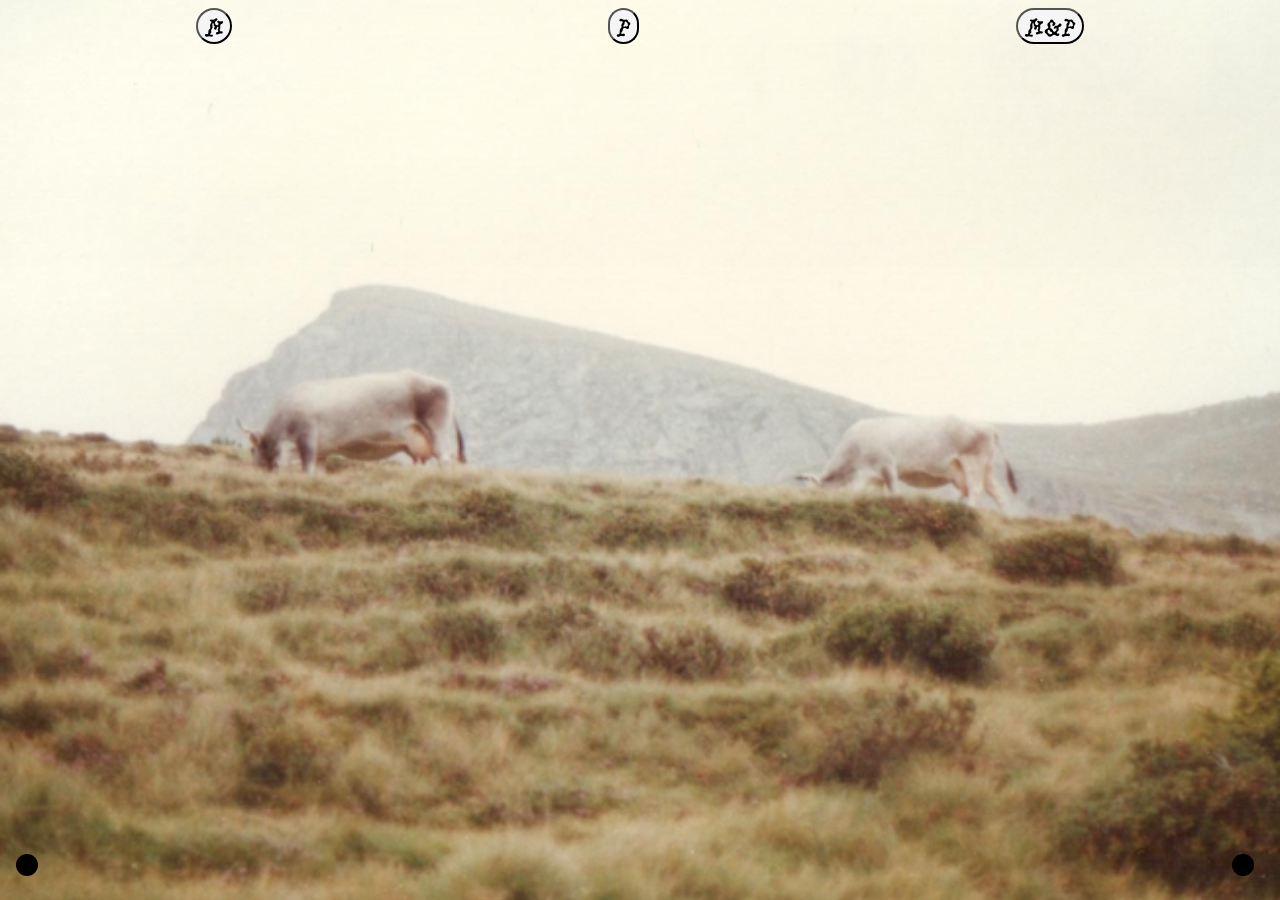
<file: entry10/index.html>
<!DOCTYPE html>

<html lang="en">
    <head>
    <meta charset="utf-8">
    <meta name="viewport" content="width=device-width, initial-scale=1">
  <link rel="stylesheet" type="text/css" href="Entry10.css">
  <link rel="icon" type="image/png" href="homeimages/favicon.png">
<link rel="apple-touch-icon" href="homeimages/favicon.png">
  <title>Does Your House Have Lions?</title>
    </head>
<div class="buttons">
  <button class="m">M</button>
  <button class="p">P</button>
  <button class="mp">M&P</button>
</div>

    <div class="mom">
        <img src="images/mom.png" alt="">
        <img src="images/mom2.png" alt="">
        <img src="images/mom3.png" alt="">
        <img src="images/mom4.png" alt="">
        <img src="images/mom5.png" alt="">
        <img src="images/img6.png" alt="">

    </div>

    <div class="dad">
        <img src="images/dad.png" alt="">
        <img src="images/dad2.png" alt="">
        <img src="images/dad3.png" alt="">
        <img src="images/dad4.png" alt="">
        <img src="images/dad6.png" alt="">
        <img src="images/dad7.png" alt="">
    </div>

    <div class="momdad">
        <img src="images/momdad3.png" alt="">
        <img src="images/momdad4.png" alt="">
        <img src="images/momdad5.png" alt="">
    </div>








        <script src="ten.js" type="text/javascript"></script>
    </body>
    <footer>
      <div class="footer">
       <a href="../entry_9/index.html"><img class="svg" src="../homeimages/footeroop.svg" alt="" height="22" width="22"></a>
        <a href="../index.html"><img class="svg" src="../homeimages/footeroop.svg" height="22"  width="22"></a>
      </div>
  </footer>
      
</html>
</file>
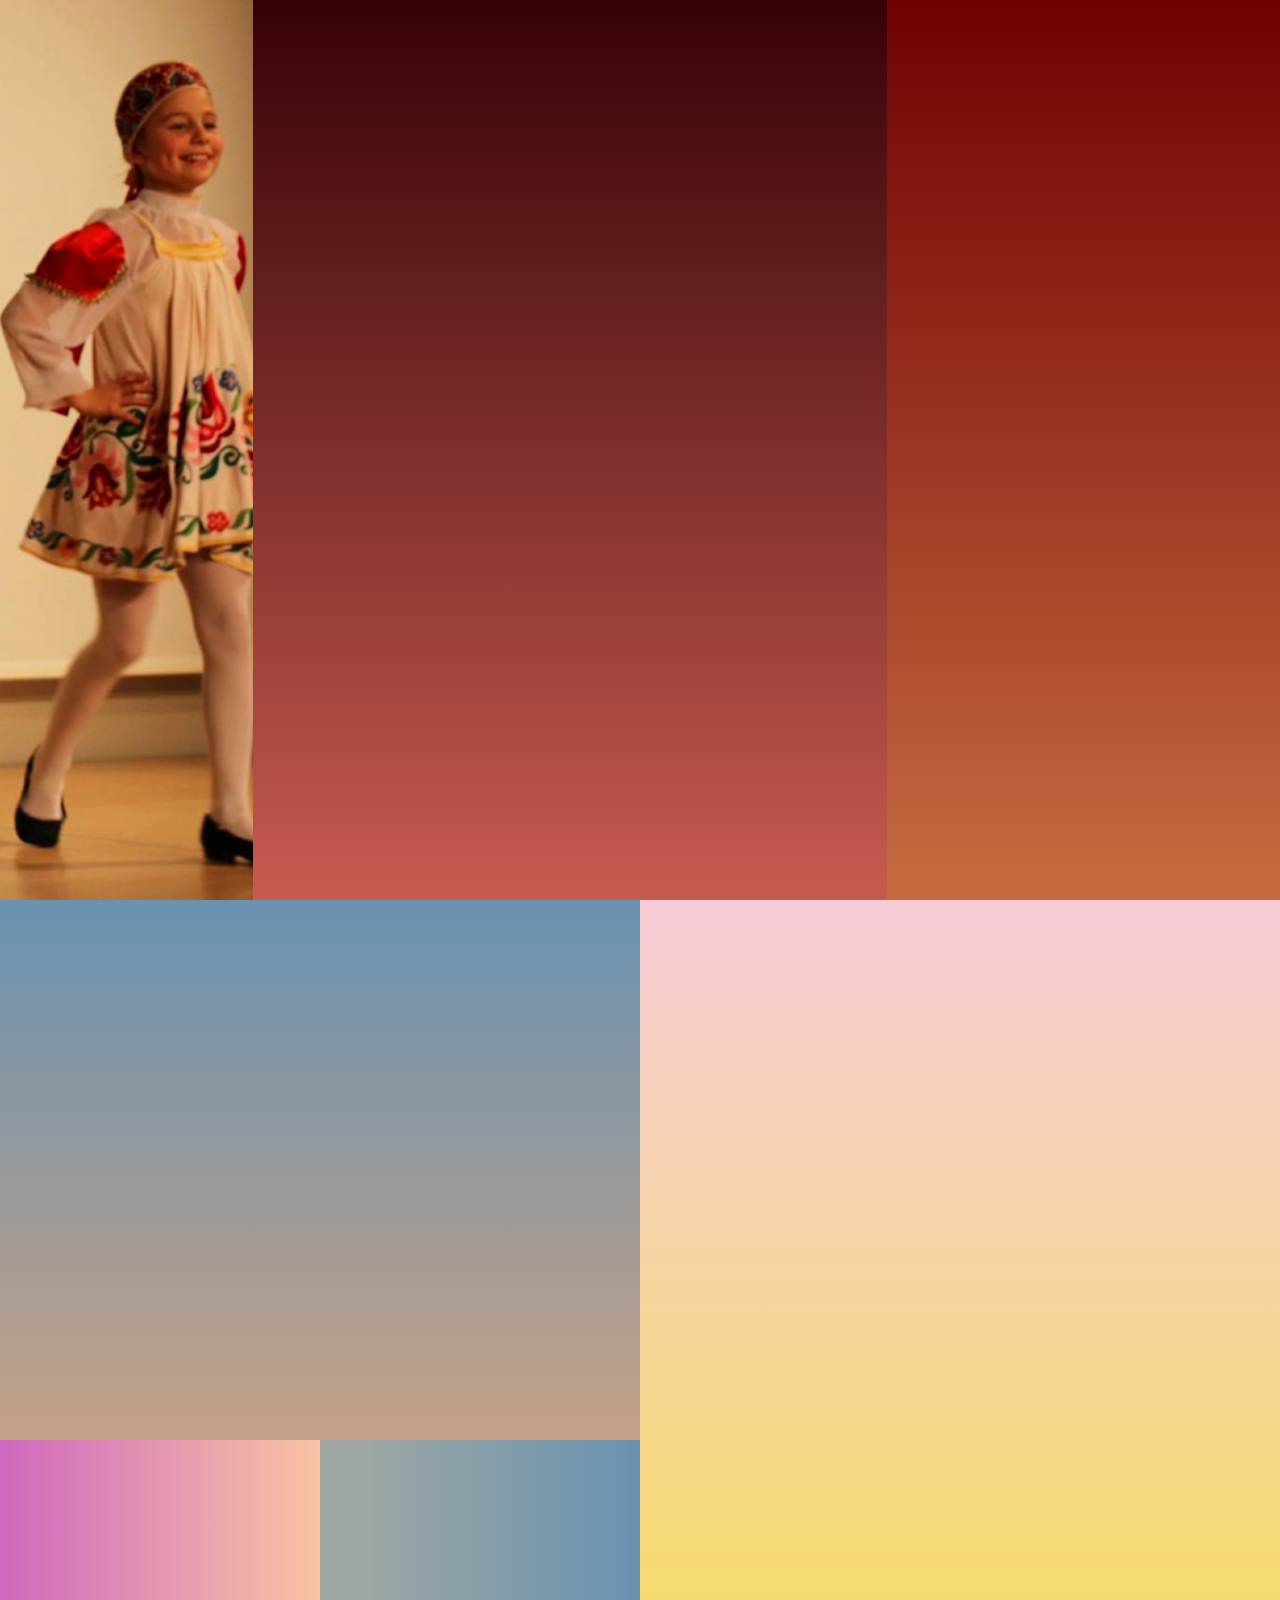
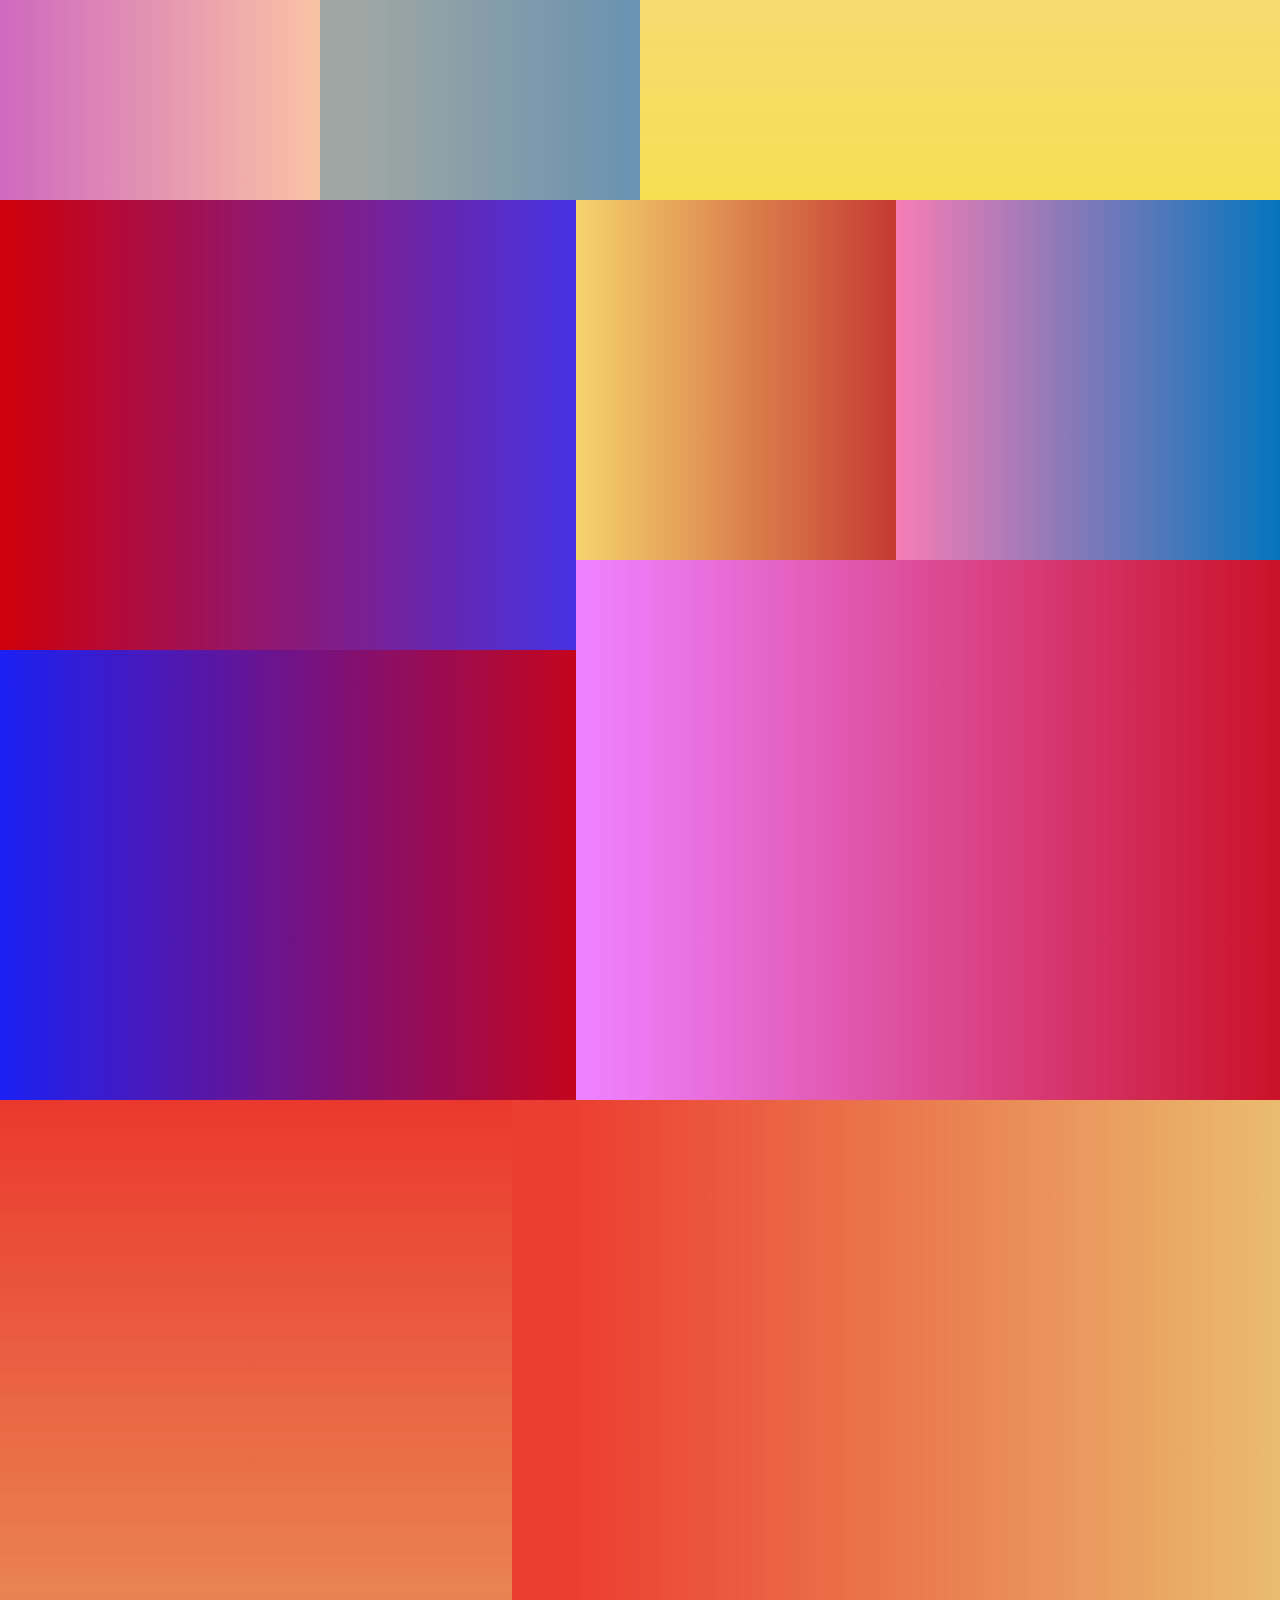
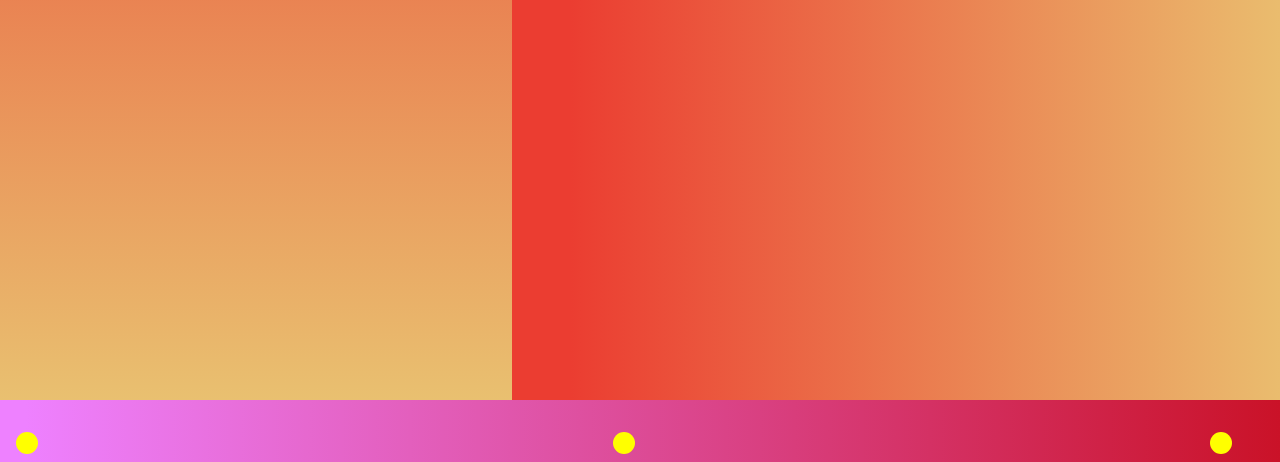
<file: entry_4/index.html>
<!DOCTYPE html>
<html lang="en">
<html>
    <head>
    <meta charset="utf-8">
    <meta name="viewport" content="width=device-width, initial-scale=1">
  <link rel="stylesheet" type="text/css" href="Entry4.css">
  <link rel="icon" type="image/png" href="homeimages/favicon.png">
  <link rel="apple-touch-icon" href="homeimages/favicon.png">
  <title>Does Your House Have Lions?</title>
    </head>

    <body>
      
        <div class="block1">
          <div class="imageone"></div>
          <div class="imagetwo"></div>
          <div class="imagethree"></div>
        </div>

        <div class="rec1"></div>
        <div class="rec2"></div>

        <div class="layer1"></div>
        <div class="layer2"></div>

        <div class="block2">
          <div class="imagefour"></div>
          <div class="imagefive"></div>
          <div class="imagesix"></div>
          <div class="imageseven"></div>
        </div>

        <div class="block3">
          <div class="imageeight"></div>
          <div class="imagenine"></div>
          <div class="imageten"></div>
          <div class="imageeleven"></div>
          <div class="imagetwelve"></div>
       </div>

       <div class="block4">
          <div class="imagethirteen"></div>
          <div class="imagefourteen"></div>
       </div>
    </body>

    <footer>
      <div class="footer">
        <a href="../entry_3/index.html">
          <svg width="22" height="22" viewBox="0 0 64 64" fill="none" xmlns="http://www.w3.org/2000/svg">
            <circle id="Ellipse 2" cx="32" cy="32" r="32" fill="yellow"/>
            </svg>
        </a>
       <a href="../index.html"><svg width="22" height="22" viewBox="0 0 64 64" fill="none" xmlns="http://www.w3.org/2000/svg">
        <circle id="Ellipse 2" cx="32" cy="32" r="32" fill="yellow"/>
        </svg></a>
        <a href="../entry_5/index.html">
          <svg width="22" height="22" viewBox="0 0 64 64" fill="none" xmlns="http://www.w3.org/2000/svg">
            <circle id="Ellipse 2" cx="32" cy="32" r="32" fill="yellow"/>
            </svg>
        </a>
      </div>
    </footer>
    
</html>
</file>
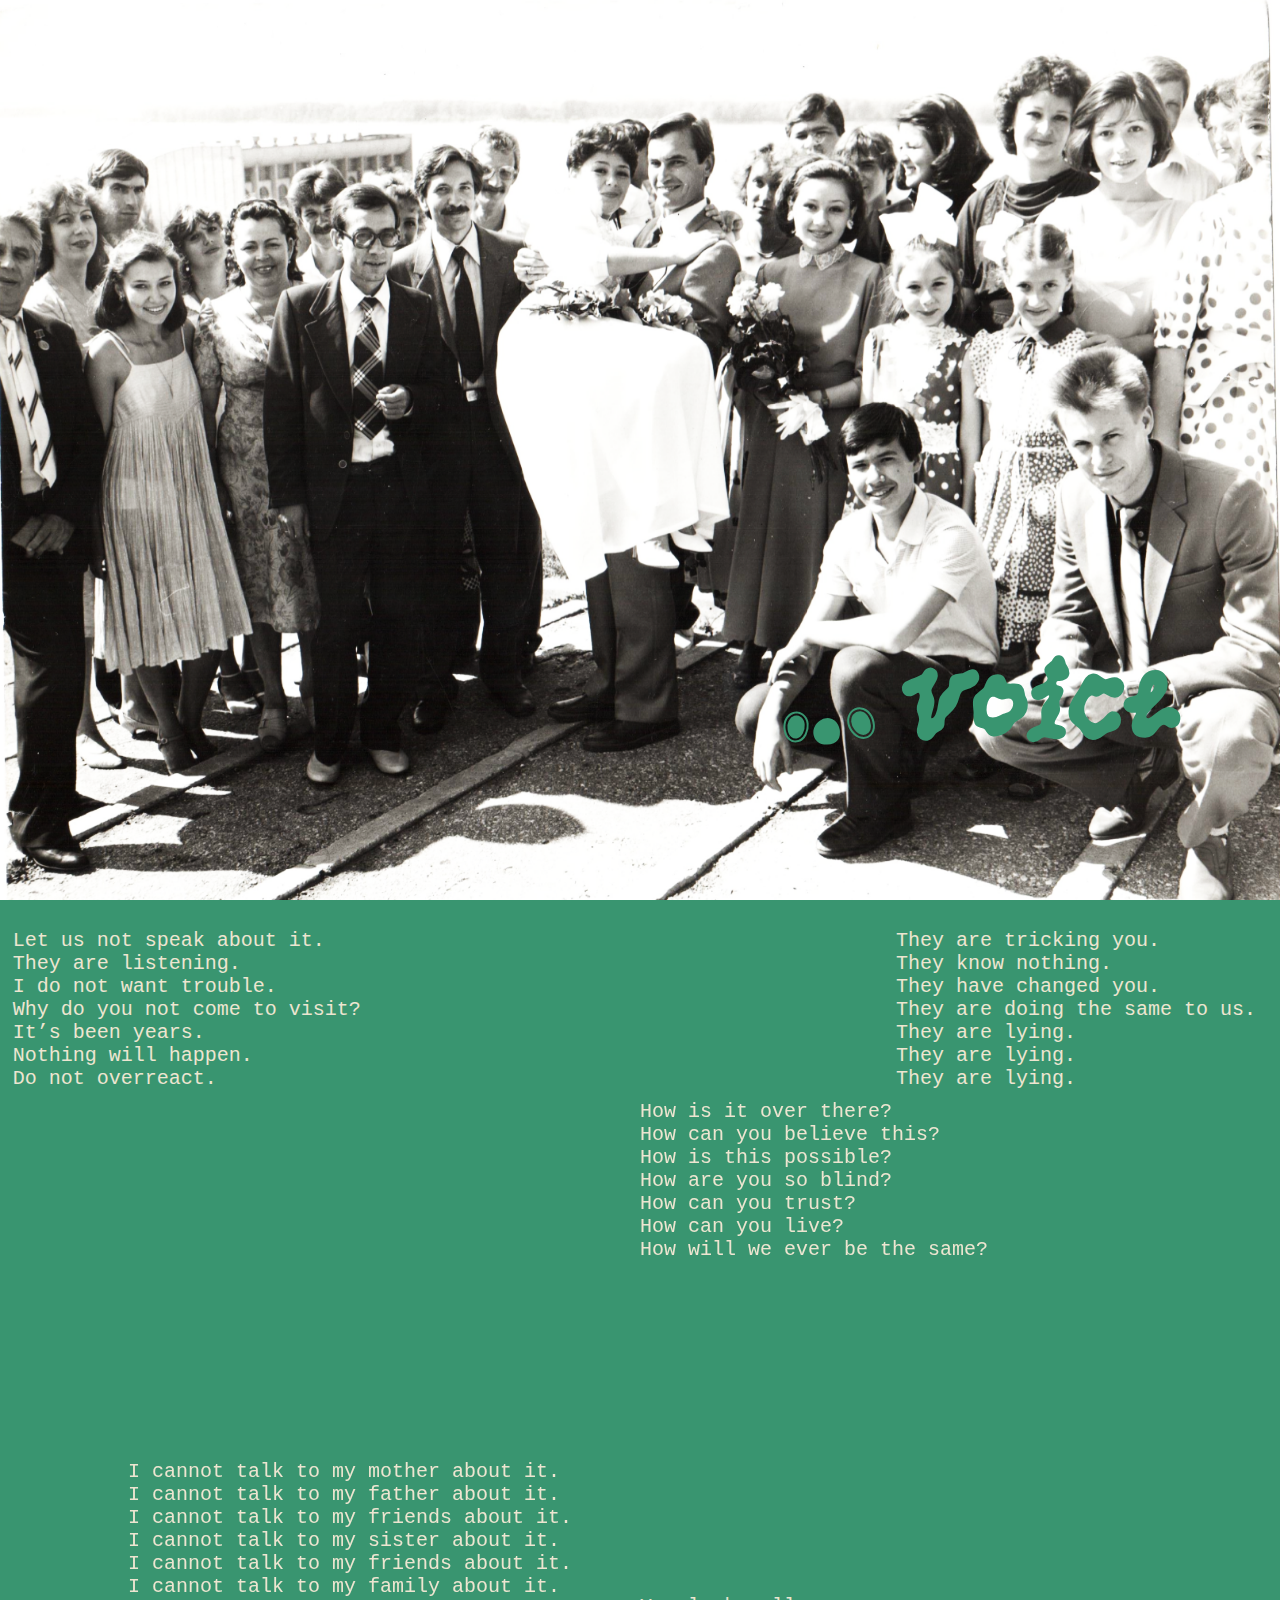
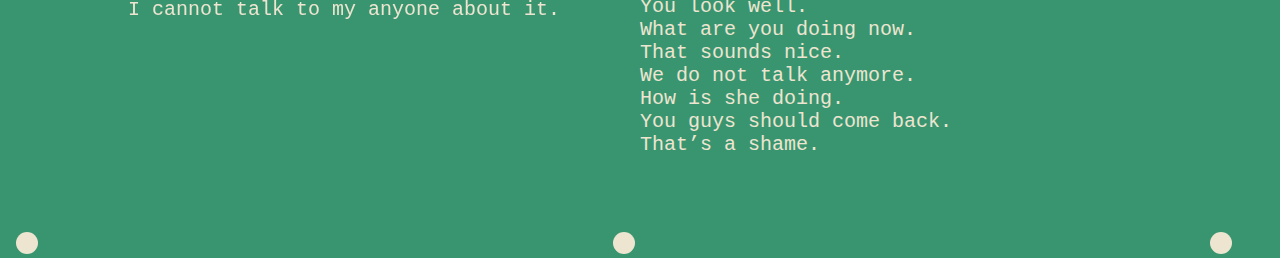
<file: entry_5/index.html>
<!DOCTYPE html>

<html lang="en">
    <head>
    <meta charset="utf-8">
    <meta name="viewport" content="width=device-width, initial-scale=1">
  <link rel="stylesheet" type="text/css" href="Entry5.css">
  <link rel="icon" type="image/png" href="homeimages/favicon.png">
<link rel="apple-touch-icon" href="homeimages/favicon.png">
  <title>Does Your House Have Lions?</title>
    </head>

    <body>
       
        <img class="imagetwo" src="images/2.png" alt="">


        <div class="undefinedvoice">
            <h1>... voice</h1>
            <img class="imageone" src="images/1.png" alt="">
        </div>

        <div class="voice">
            <div class="momtext">
                <p>How is it over there?<br>
                How can you believe this?<br>
                How is this possible?<br>
                How are you so blind?<br>
                How can you trust?<br>
                How can you live?<br>
                How will we ever be the same?</p>
            </div>

            <div class="dadtext">
                <p>Let us not speak about it.<br>
                    They are listening. <br>
                    I do not want trouble. <br>
                    Why do you not come to visit?<br>
                    It’s been years.<br>
                    Nothing will happen.<br>
                    Do not overreact. <br></p>
            </div>


            <div class="cousintext">
                <p>
                    I cannot talk to my mother about it.<br>
                    I cannot talk to my father about it.<br>
                    I cannot talk to my friends about it.<br>
                    I cannot talk to my sister about it.<br>
                    I cannot talk to my friends about it.<br>
                    I cannot talk to my family about it.<br>
                    I cannot talk to my anyone about it.<br>
                </p>
            </div>

            <div class="unclesvoice">
                <p>
                    They are tricking you.<br>
                    They know nothing. <br>
                    They have changed you. <br>
                    They are doing the same to us.<br>
                    They are lying.<br>
                    They are lying.<br>
                    They are lying. <br>
                </p>
            </div>

            <div class="auntsvoice">
                <p>    
                You look well.<br>
                What are you doing now.<br>
                That sounds nice. <br>
                We do not talk anymore.<br>
                How is she doing. <br>
                You guys should come back. <br>
                That’s a shame. <br>
                </p>
            </div>
           

        </div>
       
            
    </body>
    <footer>
        <div class="footer">
          <a href="../entry_4/index.html">
            <svg width="22" height="22" viewBox="0 0 64 64" fill="none" xmlns="http://www.w3.org/2000/svg">
              <circle id="Ellipse 2" cx="32" cy="32" r="32" fill="#ede5d0"/>
              </svg>
          </a>
         <a href="../index.html"><svg width="22" height="22" viewBox="0 0 64 64" fill="none" xmlns="http://www.w3.org/2000/svg">
          <circle id="Ellipse 2" cx="32" cy="32" r="32" fill="#ede5d0"/>
          </svg></a>
          <a href="../entry_6/index.html">
            <svg width="22" height="22" viewBox="0 0 64 64" fill="none" xmlns="http://www.w3.org/2000/svg">
              <circle id="Ellipse 2" cx="32" cy="32" r="32" fill="#ede5d0"/>
              </svg>
          </a>
        </div>
      </footer>
      
</html>
</file>
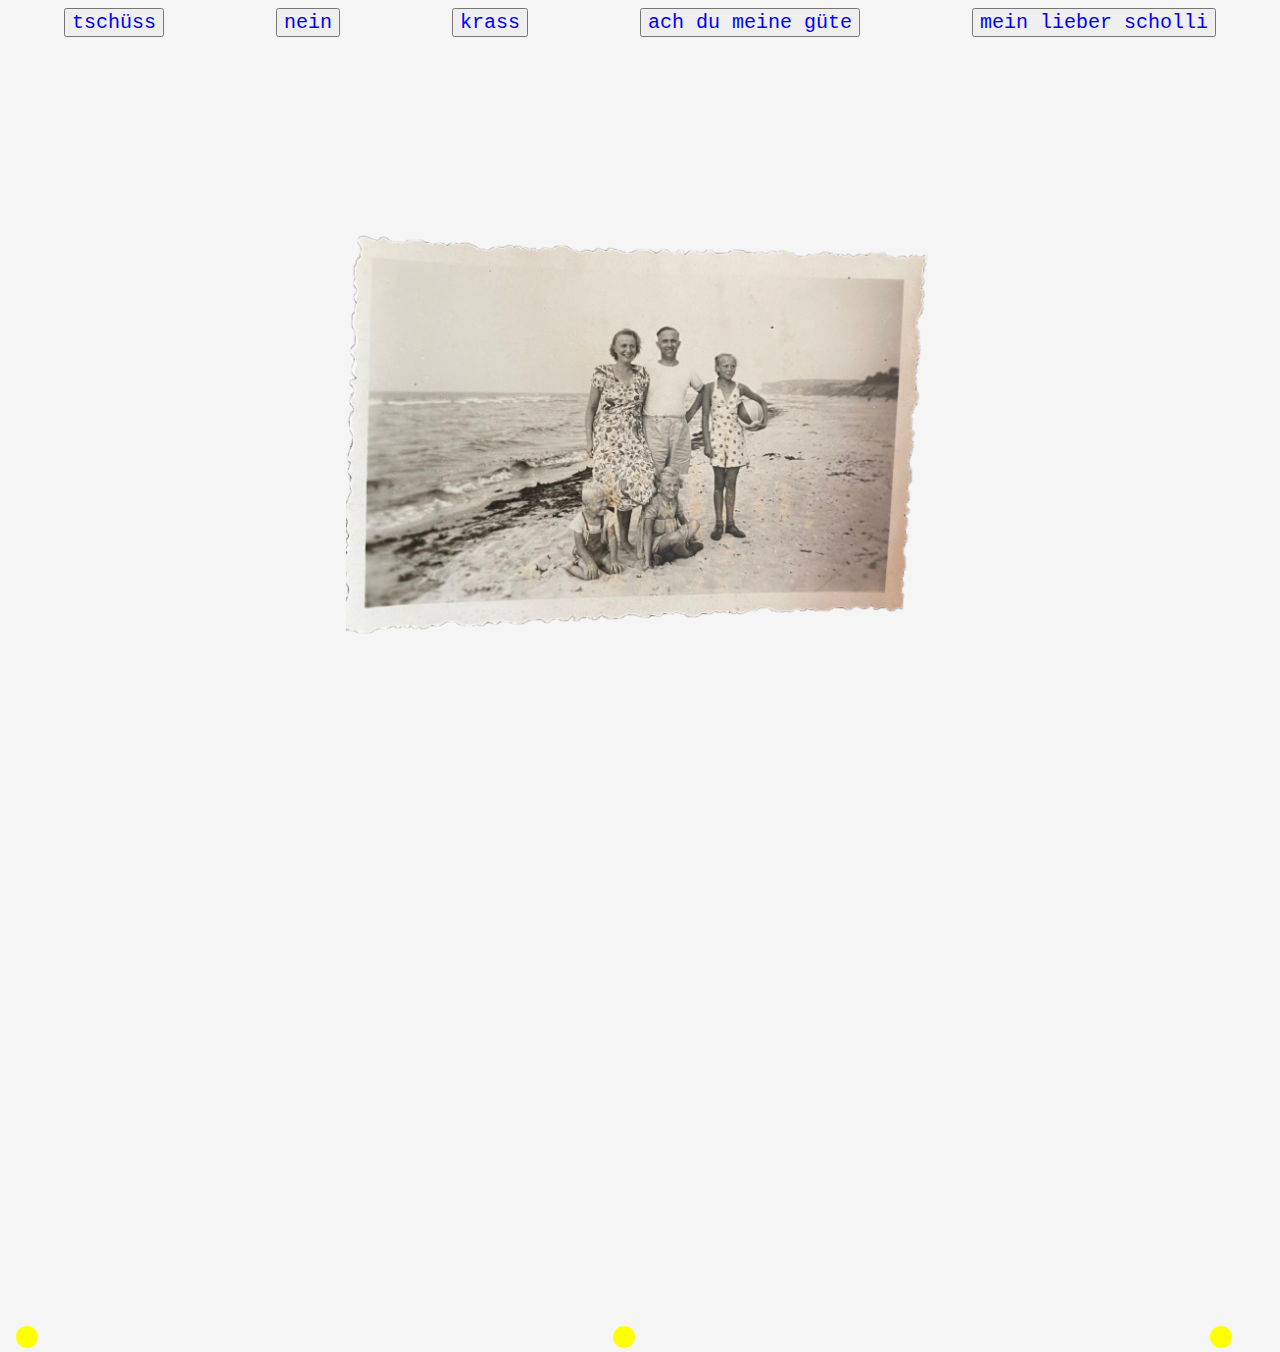
<file: entry_7/index.html>
<!DOCTYPE html>

<html lang="en">
    <head>
    <meta charset="utf-8">
    <meta name="viewport" content="width=device-width, initial-scale=1">
  <link rel="stylesheet" type="text/css" href="Entry7.css">
  <link rel="icon" type="image/png" href="homeimages/favicon.png">
<link rel="apple-touch-icon" href="homeimages/favicon.png">
  <title>Does Your House Have Lions?</title>
    </head>

    <body>
        <div class="buttonch">
            <button id="yes">tschüss</button>
            <button id="yer">nein</button>
            <button id="krass">krass</button>
            <button id="gute">ach du meine güte</button>
            <button id="scholli">mein lieber scholli</button>
       </div>
       <div class="omi">
            <img src="images/omi.png" alt="">
       </div>

       <h1 class="change">tschüss</h1>
       <h1 class="change2">nein</h1>
       <h1 class="change3">krass</h1>
       <h1 class="change4">ach du meine güte</h1>
       <h1 class="change5">mein lieber scholli</h1>
    

        <script src="../main.js" type="text/javascript"></script>
    </body>
    <footer>
        <div class="footer">
          <a href="../entry_6/index.html">
            <svg width="22" height="22" viewBox="0 0 64 64" fill="none" xmlns="http://www.w3.org/2000/svg">
              <circle id="Ellipse 2" cx="32" cy="32" r="32" fill="yellow"/>
              </svg>
          </a>
         <a href="../index.html"><svg width="22" height="22" viewBox="0 0 64 64" fill="none" xmlns="http://www.w3.org/2000/svg">
          <circle id="Ellipse 2" cx="32" cy="32" r="32" fill="yellow"/>
          </svg></a>
          <a href="../entry_8/index.html">
            <svg width="22" height="22" viewBox="0 0 64 64" fill="none" xmlns="http://www.w3.org/2000/svg">
              <circle id="Ellipse 2" cx="32" cy="32" r="32" fill="yellow"/>
              </svg>
          </a>
        </div>
      </footer>
      
</html>
</file>
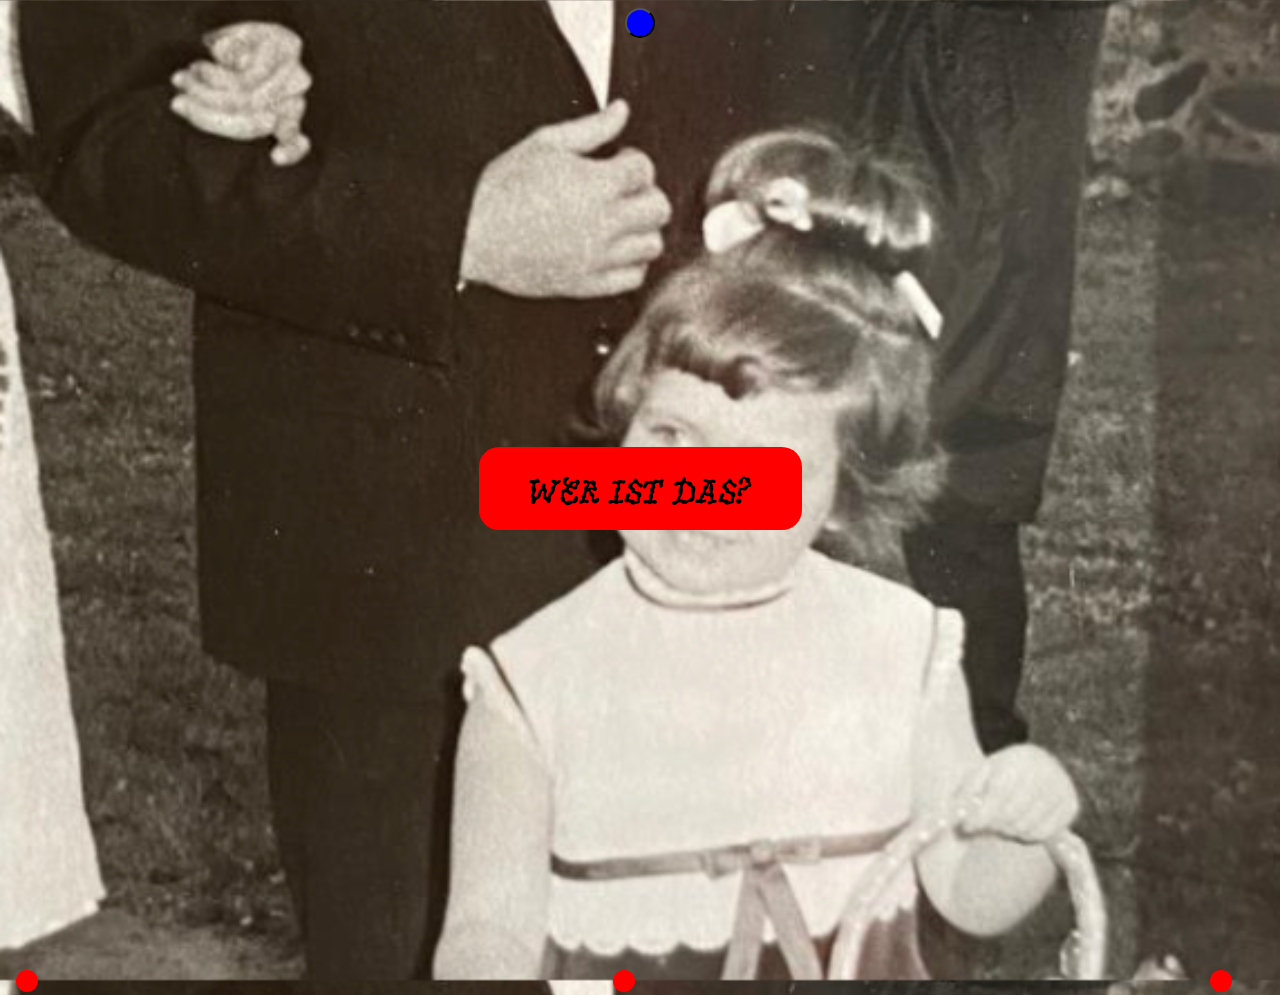
<file: entry_8/index.html>
<!DOCTYPE html>

<html lang="en">
    <head>
    <meta charset="utf-8">
    <meta name="viewport" content="width=device-width, initial-scale=1">
  <link rel="stylesheet" type="text/css" href="Entry8.css">
  <link rel="icon" type="image/png" href="homeimages/favicon.png">
<link rel="apple-touch-icon" href="homeimages/favicon.png">
  <title>Does Your House Have Lions?</title>
    </head>

    <body>
    
      <div class="changebutton">
        <!-- <button id="red"></button> -->
        <button id="blue"></button>
      </div>


<div class="wrapper">
  <div class="button" id="mainButton">
      WER IST DAS?
  </div>
</div>

        <script src="eight.js" type="text/javascript"></script>
    </body>
    <footer>
        <div class="footer">
          <a href="../entry_6/index.html">
            <svg width="22" height="22" viewBox="0 0 64 64" fill="none" xmlns="http://www.w3.org/2000/svg">
              <circle id="Ellipse 2" cx="32" cy="32" r="32" fill="red"/>
              </svg>
          </a>
         <a href="../index.html"><svg width="22" height="22" viewBox="0 0 64 64" fill="none" xmlns="http://www.w3.org/2000/svg">
          <circle id="Ellipse 2" cx="32" cy="32" r="32" fill="red"/>
          </svg></a>
          <a href="../entry_9/index.html">
            <svg width="22" height="22" viewBox="0 0 64 64" fill="none" xmlns="http://www.w3.org/2000/svg">
              <circle id="Ellipse 2" cx="32" cy="32" r="32" fill="red"/>
              </svg>
          </a>
        </div>
      </footer>
      
</html>
</file>
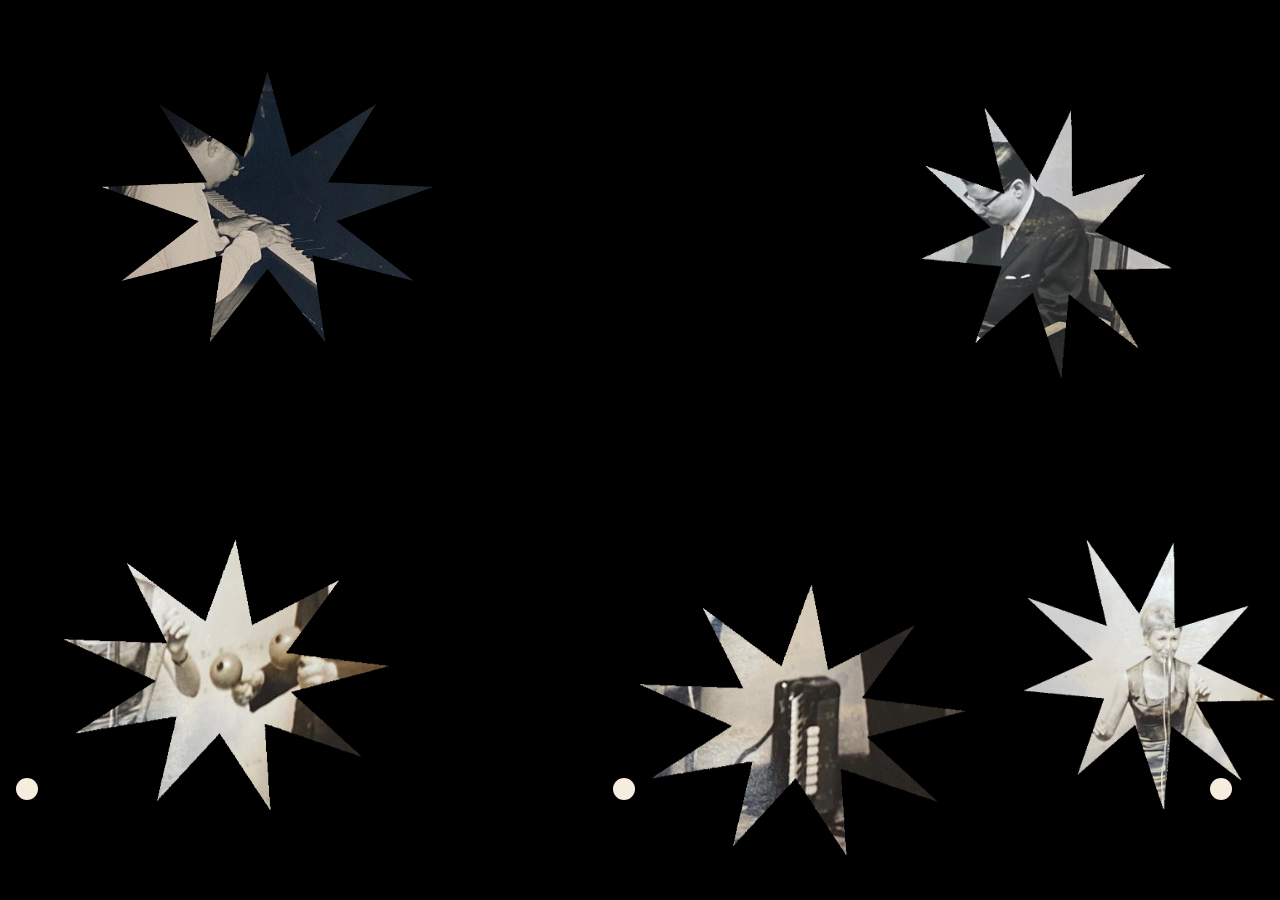
<file: entry_9/index.html>
<!DOCTYPE html>

<html lang="en">
    <head>
    <meta charset="utf-8">
    <meta name="viewport" content="width=device-width, initial-scale=1">
  <link rel="stylesheet" type="text/css" href="Entry9.css">
  <link rel="icon" type="image/png" href="homeimages/favicon.png">
<link rel="apple-touch-icon" href="homeimages/favicon.png">
  <title>Does Your House Have Lions?</title>
    </head>

    <body>


      <div class="spotify">
        <iframe style="border-radius:12px" src="https://open.spotify.com/embed/playlist/6H1njCndffIV5Gva7y9ayS?utm_source=generator" width="50%" height="500" frameBorder="0" allowfullscreen="" allow="autoplay; clipboard-write; encrypted-media; fullscreen; picture-in-picture" loading="lazy" class="spt" id="spotifyIframe"></iframe>
      </div>

      <div class="images">
      <img src="images/spotify1.png" alt="" class="one">
      <img src="images/spotify2.png" alt="" class="two">
      <img src="images/spotify3.png" alt="" class="three">
      <img src="images/spotify4.png" alt="" class="four">
      <img src="images/spotify5.png" alt="" class="five">
    </div>

    <div class="textone">
      <p>Opa Jürgen hat uns damals immer Klavier gespielt.</p>
    </div>
    <div class="texttwo">
      <p lass="texttwo" >Ich soll mich mehr freuen wenn Henri Klavier spielt.</p>
    </div>
    <div class="textthree">
      <p>Ich hab noch nie gehört wie Omi singt.</p>
    </div>
    <div class="textfour">
      <p>Omi und Ralph.</p>
    </div>
    <div class="textfive">
      <p>Musik gehört zur Kultur.</p>
    </div>


        <script src="nine.js" type="text/javascript"></script>
    </body>
    <footer>
        <div class="footer">
          <a href="../entry_8/index.html">
            <svg width="22" height="22" viewBox="0 0 64 64" fill="none" xmlns="http://www.w3.org/2000/svg">
              <circle id="Ellipse 2" cx="32" cy="32" r="32" fill="rgb(247, 237, 222)"/>
              </svg>
          </a>
         <a href="../index.html"><svg width="22" height="22" viewBox="0 0 64 64" fill="white" xmlns="http://www.w3.org/2000/svg">
          <circle id="Ellipse 2" cx="32" cy="32" r="32" fill="rgb(247, 237, 222)"/>
          </svg></a>
          <a href="../entry10/index.html">
            <svg width="22" height="22" viewBox="0 0 64 64" fill="none" xmlns="http://www.w3.org/2000/svg">
              <circle id="Ellipse 2" cx="32" cy="32" r="32" fill="rgb(247, 237, 222)"/>
              </svg>
          </a>
        </div>
      </footer>
      
</html>
</file>
<file: entry10/Entry10.css>
html{
    background: url(images/bk2.png);
    background-repeat: no-repeat;
    background-size: cover;
}

img{
    position:absolute;
    height: auto;
    mix-blend-mode: multiply;
}
    .mom :first-child{
        left: 2vw;
        top: 15vh;
        width: 22vw;
    }

    .mom :nth-child(2){
        left: 17vw;
        top: 28vh;
        width: 10vw;
        z-index: 99;
    }

    .mom :nth-child(3){
        left: 10vw;
        top: 45vh;
        width: 21vw;
    }

    .mom :nth-child(4){
        left: 25vw;
        top: 38vh;
        width: 15vw;
        z-index: 98;
        
    }

    .mom :nth-child(5){
        left: 20vw;
        top: 10vh;
        width: 30vw;
    }
    
    .mom :nth-child(6){
        left: 29vw;
        top: 45vh;
        width: 25vw;
    }


    .mom{
        opacity: 0;;
    }

    .momshow{
        opacity: 1;
    }


    .dad :first-child{
        left: 56vw;
        top: 18vh;
        width: 20vw;
        z-index: 97;
        opacity: 82%;
    }

    .dad :nth-child(2){
        left: 70vw;
        top: 35vh;
        width: 15vw;
        z-index: 98;
    }

    .dad :nth-child(3){
        left: 60vw;
        top: 50vh;
        width: 15vw;
        z-index: 99;
    }
    
    .dad :nth-child(4){
        left: 75vw;
        top: 10vh;
        width: 20vw;
        z-index: 90;
    }

    .dad :nth-child(5){
        left: 73vw;
        top: 60vh;
        width: 22vw;
    }

    .dad :nth-child(6){
        left: 83vw;
        top: 45vh;
        width: 15vw;
        z-index: 95;
    }

    .dad{
        opacity: 0;
    }
    .dadshow{
        opacity: 1;
    }
    
    .momdad :first-child{
        width: 25vw;
        left: 50vw;
        top: 20vh;
        mix-blend-mode: normal;
    }
    .momdad :nth-child(2){
        width: 30vw;
        left: 26vw;
        top: 60vh;
        mix-blend-mode: normal;
    }

    .momdad :nth-child(3){
        width: 25vw;
        left: 28vw;
        top: 15vh;
        mix-blend-mode: normal;

    }

    .momdad{
        opacity: 0;
    }
     
    .momdadshow{
        opacity: 1;
    }

    
/* buttons styling */

.buttons{
    display: flex;
    flex-direction: row;
    justify-content: space-around;
}


@font-face{
    src: url(../entry_3/PicNic-Regular.otf);
    font-family: 'picnic';
}


button{
    font-family: 'picnic';
    font-weight: 400;
    font-size: 25px;
    border-radius: 30px;
    background-color: whitesmoke;

}

/* footer */

.footer{
    left: 0;
    position: relative;
    margin-left: .5em;
    margin-right: .5em;
    margin-top: 90vh;
    margin-bottom: 2em;
    display: flex;
    flex-direction: row;
    justify-content: space-between;
    z-index: 3;
    width: 95vw;
    
}
</file>
<file: entry_4/Entry4.css>
/* scroll bar */


::-webkit-scrollbar{
    width: 2vw;
}

::-webkit-scrollbar-thumb{
    background: linear-gradient(90deg, #CF000B 0%, #4632E3 100%);
}

::-webkit-scrollbar-track{
    background: linear-gradient(90deg, #EE81FF 2%, #CA1228 100%);
}

html{
    background: linear-gradient(90deg, #EE81FF 2%, #CA1228 100%);
}

/* container block 1 */

.block1{
    display: flex;
    width: 100%;
    height: 100vh;
    position: absolute;
    left: 0;
    top: 0;
}

.imageone{
    width: 20%;
    height: 100vh;
    background-size: cover;
    background: linear-gradient(180deg, #C1965F 0%, #694223 100%);
    cursor:url(images/cursor1.png), auto;
    top: 0;
    left: 0;
}

.imageone:hover{
    background-image:url(images/1.png);
    background-size: cover;
    background-repeat: no-repeat;
}

.imagetwo{
    width: 50%;
    height: 100vh;
    background: linear-gradient(180deg, #360206 0%, #C75B51 100%);
    background-size: cover;
    cursor:url(images/cursor1.png), auto;
}

.imagetwo:hover{
    background-image: url(images/2.png);
    background-size: cover;
    background-repeat: no-repeat;
}

.imagethree{
    width: 31%;
    height: 100vh;
    background: linear-gradient(180deg, #700103 0%, #C76C40 100%);
    background-size: cover;
    cursor:url(images/cursor1.png), auto;
}

.imagethree:hover{
    background-image: url(images/replace.png);
    background-size: cover;
    position: absolute;
    left: 69%;
    background-repeat: no-repeat;
}


/* container block 2 */

.block2{
    display: flex;
    width: 100%;
    height: 100vh;
    position: absolute;
    top: 100vh;
    left: 0;
}
.imagefour{
    width: 50%;
    height: 60%;
    background: linear-gradient(180deg, #6992B1 0%, #C4A187 100%);
    cursor:url(images/cursor2.png), auto;
    
}


.imagefour:hover{
    background-image: url(images/4.png);
    background-size: cover;
    background-repeat: no-repeat;
}


.imagefive{
    width: 50%;
    height: 100vh;
    background: linear-gradient(180deg, #F6CBD7 0%, #F7DF53 100%);
    cursor:url(images/cursor2.png), auto;
}


.imagefive:hover{
    background-image: url(images/5.png);
    background-size: cover;
    background-repeat: no-repeat;
}


.imagesix{
    width: 25%;
    height: 40%;
    background: linear-gradient(90deg, #CF68BF 0%, #FAC3A4 100%);
    position: absolute;
    top:60%;
    left:0;
    cursor:url(images/cursor2.png), auto;
}


.imagesix:hover{
    background-image: url(images/6.png);
    background-size: cover;
    background-repeat: no-repeat;
}


.imageseven{
    width: 25%;
    height: 40%;
    background: linear-gradient(270deg, #6992B1 0% 0%, #9EA7A3 87.42%);
    position: absolute;
    top:60%;
    left:25%;
    cursor:url(images/cursor2.png), auto;
}

.imageseven:hover{
    background-image: url(images/7.png);
    background-size: cover;
    background-repeat: no-repeat;
} 

/* Block 3 */
.block3{
    display: flex;
    width: 100%;
    height: 100vh;
    position: absolute;
    top: 200vh;
    left: 0;
}

.imageeight{
    background: linear-gradient(90deg, #CF000B 0%, #4632E3 100%);
    width: 45%;
    height: 50%;
    position: absolute;
    left: 0;
    cursor:url(images/cursor3.png), auto;
}

.imageeight:hover{
    background-image: url(images/8.png);
    background-size: cover;
    background-repeat: no-repeat;
}

.imagenine{
    background: linear-gradient(90deg, #1222FF -5.56%, #C3051E 100%);
    width: 45%;
    height: 50%;
    position: absolute;
    top: 50%;
    left: 0;
    cursor:url(images/cursor3.png), auto;
}

.imagenine:hover{
    background-image: url(images/9.png);
    background-size: cover;
    background-repeat: no-repeat;
}

.imageten{
    background:linear-gradient(90deg, #F5D46D 0%, #BB1A25 100%);
    width: 30%;
    height: 40%;
    position: absolute;
    top: 0;
    left: 45%;
    cursor:url(images/cursor3.png), auto;
}

.imageten:hover{
    background-image: url(images/10.png);
    background-size: cover;
    background-repeat: no-repeat;
}

.imageeleven{
    width: 30%;
    height: 40%;
    background: linear-gradient(90deg, #F77DB5 0%, #0475BC 100%);
    position: absolute;
    top: 0;
    left: 70%;
    cursor:url(images/cursor3.png), auto;
}

.imageeleven:hover{
    background-image: url(images/11.png);
    background-size: cover;
    background-repeat: no-repeat;
}

.imagetwelve{
    width: 55%;
    height: 60%;
    background: linear-gradient(90deg, #EE81FF 2%, #CA1228 100%);
    position: absolute;
    top: 40%;
    left: 45%;
    cursor:url(images/cursor3.png), auto;
}

.imagetwelve:hover{
    background-image: url(images/12.png);
    background-size: cover;
    background-repeat: no-repeat;
}

/* block 4 */

.block4{
    display: flex;
    width: 100%;
    height: 100vh;
    position: absolute;
    top: 300vh;
    left: 0;
}


.imagethirteen{
    width: 40%;
    height: 100%;
    position: absolute;
    top: 0;
    left: 0px;
    background: linear-gradient(180deg, #EA382E 0%, #E9C070 100%);
    cursor:url(images/cursor4.png), auto;
}
.imagethirteen:hover{
    background-image: url(images/13.png);
    background-size: cover;
    background-repeat: no-repeat;
}

.imagefourteen{
    width: 60%;
    height: 100%;
    position: absolute;
    top: 0;
    left: 40%;
    background:  linear-gradient(90deg, #EB3D31 7.56%, #EABC6E 99.91%);
    cursor:url(images/cursor4.png), auto;
}

.imagefourteen:hover{
    background-image: url(images/14.png);
    background-size: cover;
    background-repeat: no-repeat;
} 


/* footer */

.footer{
    top: 400vh;
    left: 0;
    position: relative;
    margin-left: .5em;
    margin-right: .5em;
    margin-top: 2em;
    display: flex;
    flex-direction: row;
    justify-content: space-between;
    height: 30px;
    width: 95vw;
}

.svg{
    height: 22px;
    width: auto;
}



/* Media Querie iphone */

@media (max-width:940px){
.imagefour{
    background-image: url(images/4.png);
    background-size: cover;

}

.imageeleven{
    background-size: cover;
    background-image: url(images/11.png);
}

.imagenine{
    background-image: url(images/9.png);    background-size: cover;

}


.imagefourteen{
    background-image:url(images/14.png);
    background-size: cover;
}

}
</file>
<file: entry_5/Entry5.css>
/* scroll bar */


::-webkit-scrollbar{
    width: 2vw;
}

::-webkit-scrollbar-thumb{
    background: #399570;
}

::-webkit-scrollbar-track{
    background: #ede5d0 ;
}



@font-face{
    src: url(../entry_3/PicNic-Regular.otf);
    font-family: 'picnic';
}

html{
    background-color: #399570;
    cursor: url(images/cursorgreen.png), auto;
    overflow-x: hidden;
}


.imagetwo{
    width: 100vw;
    height: 100vh;
    position: fixed;
    left: 0;
    top: 0;
    z-index: 1;
}


h1{
    font-family: 'picnic';
    font-size: 10vw;
    z-index: 1;
    position: absolute;
    top: 58%;
    left:61%;
    color: #399570;
}

p{
    color: #ede5d0;
    font-family: 'Courier New', Courier, monospace;
    font-size: 20px;
    z-index: 2;
}

span{
    opacity: 0%;
}

.undefinedvoice{
    display: flex;
    width: 100%;
    height: 100vh;
    position: absolute;
    left: 0;
    top: 0;
}

.imageone{
    width: 100vw;
    height: 100vh;
    position: absolute;
    left: 0;
    top: 0;
}
 
.voice{
    display: flex;
    flex-direction: column;
    width: 100%;
    height: 100vh;
    position: absolute;
    left: 0;
    top: 100vh;
    background-color:#399570;
    row-gap: 10vh;
    
}

/* individual voices */


.momtext{
    z-index: 2;
    position: absolute;
    top: 20%;
    left: 50% ;
}


.dadtext{
    position: absolute;
    top: 1%;
    left: 1% ;
}

.cousintext{
    position: absolute;
    top: 60%;
    left: 10%;
    z-index: 1;
}

.unclesvoice{
    position: absolute;
    top: 1%;
    left: 70%;
}

.auntsvoice{
    position: absolute;
    top: 75%;
    left: 50%;
}


/* footer */

.footer{
    top: 200vh;
    left: 0;
    position: relative;
    margin-left: .5em;
    margin-right: .5em;
    margin-top: 2em;
    margin-bottom: 2em;
    display: flex;
    flex-direction: row;
    justify-content: space-between;
    z-index: 3;
    width: 95vw;
}


/* Media Querie iphone */

@media (max-width:940px){

    .imagetwo{
        opacity: 0;
        position: static;
    }

    .imageone{
        height:50vh;
    }
    .undefinedvoice{
        width: 100vw;
        height: 50vh;
    }

    .imageone{
        background-size: cover;
    }
    h1{
        font-size: 5vw;
        position: absolute;
        top: 78%;
        left:71%;
        z-index: 2;
    }

    .voice{
        display: flex;
        flex-direction: column;
        width: 100vw;
        height: 50vh;
        position: absolute;
        left: 30px;
        top: 50vh;
        background-color:#399570;
        row-gap: 2vh;
    }

    .momtext{
        position: static;
    }
    
    
    .dadtext{
        position: static; 
    }
    
    .cousintext{
        position: static;
    }
    
    .unclesvoice{
        position: static;
    }
    
    .auntsvoice{
        position: static;
    }

    p{
        font-size: 3vw;

    }

    .footer{
        top: 90vh;
    }
}
</file>
<file: entry_7/Entry7.css>
::-webkit-scrollbar{
    width: 2vw;
}


::-webkit-scrollbar-thumb{
    background: yellow;
}

::-webkit-scrollbar-track{
    background: blue;
}



@font-face{
    src: url(../entry_3/PicNic-Regular.otf);
    font-family: 'picnic';
}

html{
    background-color: whitesmoke;
}


.omi{
    top: 0;
    display: flex;
    justify-content: center;
    position: relative;
}

img{
    width: 46vw;
    height: auto;
}


/* button */

.buttonch{
    display: flex;
    justify-content: space-around;
}

    button{
        font-family: 'Courier New', Courier, monospace;
        font-weight: 400;
        color: blue;
        font-size: 20px;
    }

h1{
    opacity: 0;
}

/* js text */

.bye{
    color: blue;
    font-family: 'picnic';
    font-size: 35vh;
    position: absolute;
    top: 1vh;
    left: 16vw;
    mix-blend-mode: difference;
    opacity: 1;
}

.nein{
    color: rgb(0, 55, 255);
    font-family: 'picnic';
    font-size: 40vh;
    position: absolute;
    top: 1vh;
    left: 20vw;
    mix-blend-mode: difference;
    opacity: 1;
}

.krass{
    color: rgb(57, 46, 171);
    font-family: 'picnic';
    font-size: 50vh;
    position: absolute;
    top: 0;
    left: 10vw;
    mix-blend-mode: difference;
    opacity: 1;
}

.gute{
    color: rgb(132, 50, 255);
    font-family: 'picnic';
    font-size: 10vh;
    position: absolute;
    top: 40vh;
    left: 25vw;
    mix-blend-mode: difference;
    opacity: 1;
}

.scholli{
    color: rgb(38, 53, 22);
    font-family: 'picnic';
    font-size: 10vh;
    position: absolute;
    top: 50vh;
    left: 25vw;
    mix-blend-mode: difference;
    opacity: 1;
}

/* footer */

.footer{
    top: 20vh;
    left: 0;
    position: relative;
    margin-left: .5em;
    margin-right: .5em;
    margin-top: 2em;
    margin-bottom: 2em;
    display: flex;
    flex-direction: row;
    justify-content: space-between;
    z-index: 3;
    width: 95vw;
}
</file>
<file: entry_8/Entry8.css>
::-webkit-scrollbar{
    width: 0vw;
}

@font-face{
    src: url(../entry_3/PicNic-Regular.otf);
    font-family: 'picnic';
}



body {
    background-image: url(images/one.png);
    font-family: 'picnic';
    background-size: cover;
    height: 100vh;
  }
  
  .wrapper {
    display: flex;
    justify-content: center;
    align-items: center;
    height: 100vh;
  }
  
  h1 {
    font-weight:  normal;
  }
  
  .button {
    background-color: rgb(255, 0, 0);
    border-radius: 20px;
    padding: 20px 50px;
    color: black;
    font-size: 36px;
  }
  
  .button:hover {
    background-color: rgb(255, 0, 0);
    mix-blend-mode: exclusion;
    cursor: pointer;
    border-radius: 100px;
    padding: 200px 200px;
    transition: 90ms ease;
  }


/* button change color */

.changebutton{
  display: flex;
  justify-content: space-around;
}

button{
  width: 30px;
  height: 30px;
  border-radius: 100px;
}

  #red{
    background-color: red;
  }

  .redbutton{
    background-color: red;
      color: black;
  }

  .redbutton:hover {
    background-color: red;
  }
  #blue{
    background-color: blue;
  }

    .bluebutton {
      background-color: blue;
      color: white;
    }
    
    .bluebutton:hover {
      background-color: blue;
    }
  
/* footer */

.footer{
    left: 0;
    position: relative;
    margin-left: .5em;
    margin-right: .5em;
    margin-top: 2em;
    margin-bottom: 2em;
    display: flex;
    flex-direction: row;
    justify-content: space-between;
    z-index: 3;
    width: 95vw;
}
</file>
<file: entry_9/Entry9.css>
html{
    background-color: black;
    overflow: hidden;
}

.spotify{
    display: flex;
    justify-content: center;
}

.spt{
    margin-top: 20vh;
}

.rotate {
    transform: rotate(360deg);
  }


img{
    height: 30vh;
    width: auto;
    position: absolute;
    animation: rotateImages 10s infinite linear;
}
@keyframes rotateImages {
    0% {
        transform: rotate(0deg); /* Start from 0 degrees */
    }
    100% {
        transform: rotate(360deg); /* Rotate 360 degrees */
    }
}

    .one{
        top: 8vh;
        left: 8vw;
    }
    img:hover{
        cursor: pointer;
    }
    .two{
        top: 12vh;
        left: 72vw;
    }
    .three{
        top: 60vh;
        left: 80vw;
    }
    .four{
        top: 60vh;
        left: 5vw;
    }
    .five{
        top: 65vh;
        left: 50vw;
    }

/* javascript  */

.textone{
    background-color: rgb(247, 237, 222);
    height: 70px;
    width: 20vw;
    position: absolute;
    top: 5vh;
    left: 30vw;
    border-radius: 20px;
    opacity: 0;
}

.textshow{
    opacity: 1;
}

p{
    font-size: 1em;
    color: black;
    font-family: 'Courier New', Courier, monospace;
    text-align:justify;
    margin: 20px;
}

.texttwo{
    background-color: rgb(247, 237, 222);
    height: 85px;
    width: 15vw;
    position: absolute;
    top: 45vh;
    left: 80vw;
    border-radius: 20px;
    opacity: 0;
}

.texttwoshow{
    opacity: 1;
}


.textthree{
    background-color: rgb(247, 237, 222);
    height: 80px;
    width: 16vw;
    position: absolute;
    top: 45vh;
    left: 5vw;
    border-radius: 20px;
    opacity: 0;
}

.textthreeshow{
    opacity: 1;
}

.textfour{
    background-color: rgb(247, 237, 222);
    height: 49px;
    width: 12vw;
    position: absolute;
    top: 82vh;
    left: 25vw;
    border-radius: 20px;
    opacity: 0;
}

.textfourshow{
    opacity: 1;
}

.textfive{
    background-color: rgb(247, 237, 222);
    height: 49px;
    width: 18vw;
    position: absolute;
    top: 3vh;
    left: 80vw;
    border-radius: 20px;
    opacity: 0;
}

.textfiveshow{
    opacity: 1;
}


/* footer */

.footer{
    left: 0;
    position: relative;
    margin-left: .5em;
    margin-right: .5em;
    margin-top: 10vh;
    margin-bottom: 2em;
    display: flex;
    flex-direction: row;
    justify-content: space-between;
    z-index: 3;
    width: 95vw;
    
}
</file>
